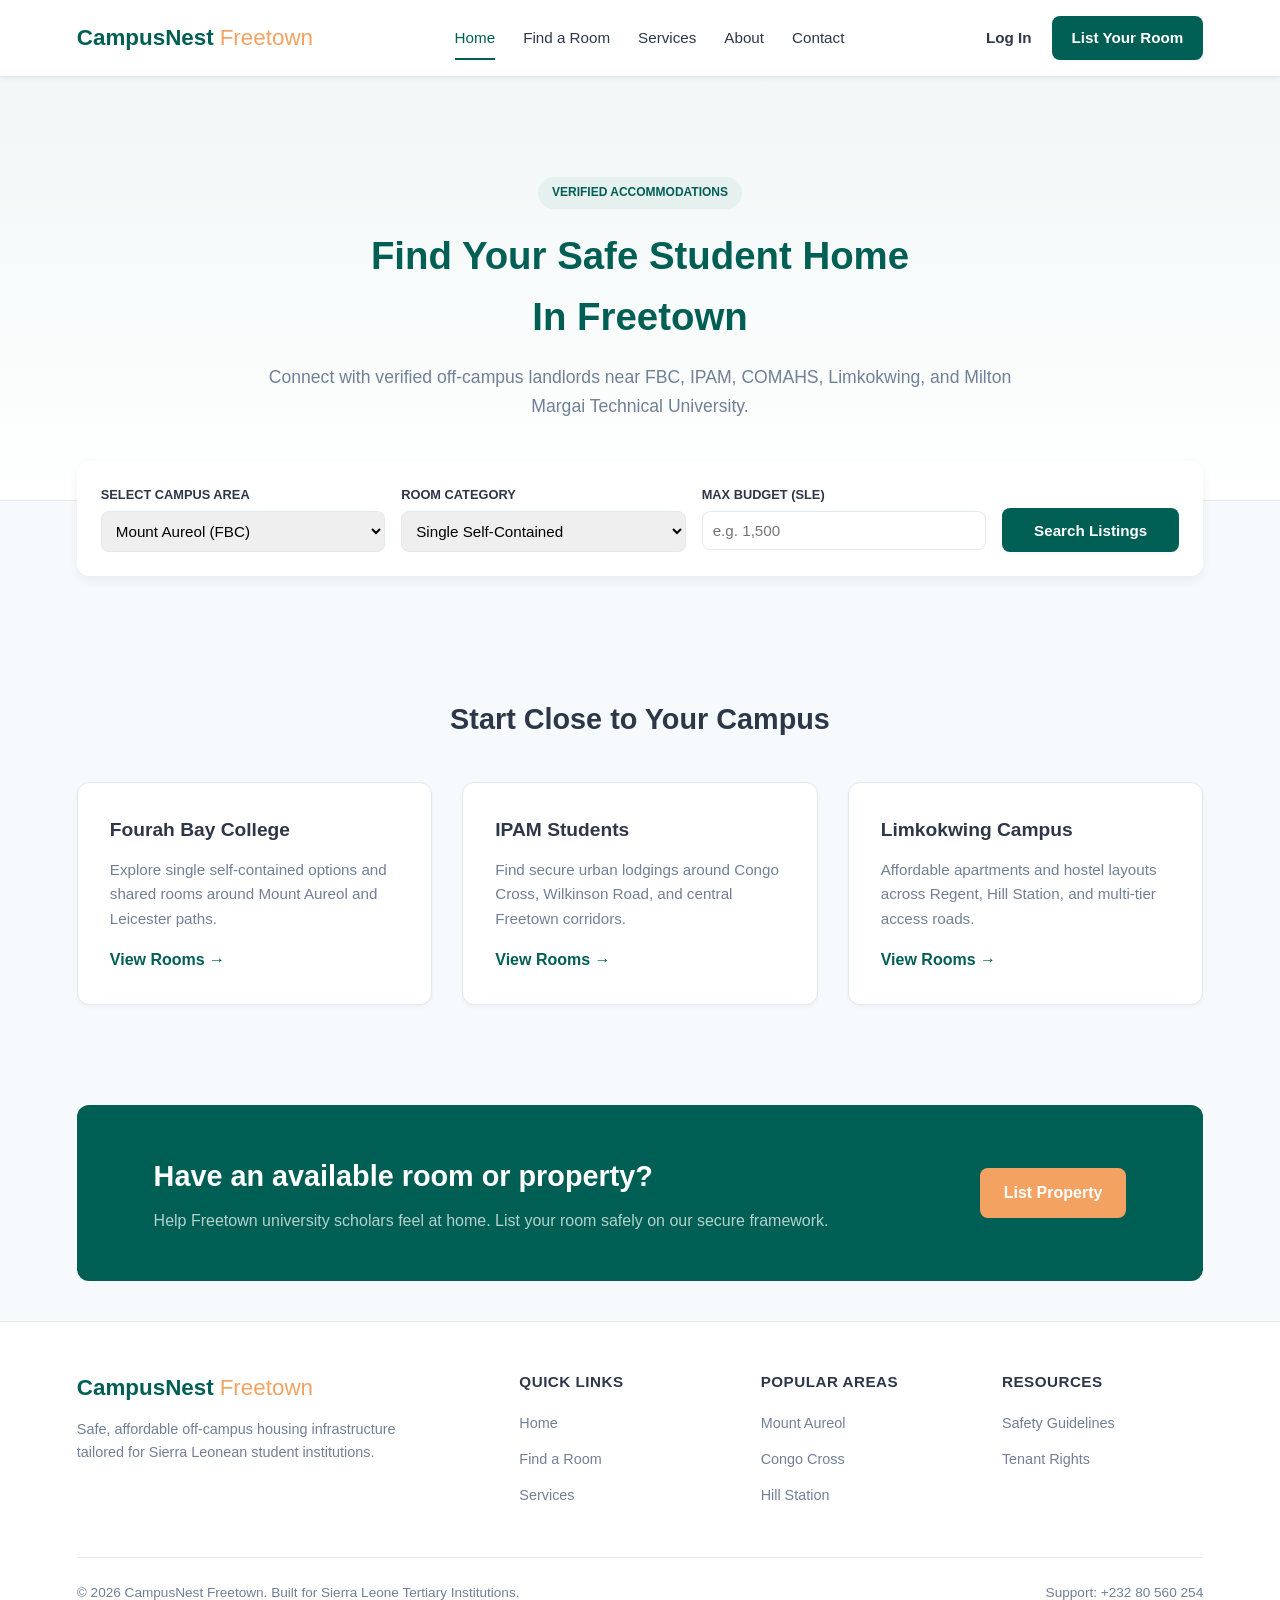
<file: index.html>
<!DOCTYPE html>
<html lang="en">
<head>
    <meta charset="UTF-8">
    <meta name="viewport" content="width=device-width, initial-scale=1.0">
    <title>CampusNest Freetown | Find Your Safe Student Home</title>
    <link rel="stylesheet" href="style.css">
</head>
<body>

    <header class="main-header">
        <div class="logo">CampusNest <span>Freetown</span></div>
        <nav class="nav-links">
            <a href="index.html" class="active">Home</a>
            <a href="rooms.html">Find a Room</a>
            <a href="services.html">Services</a>
            <a href="about.html">About</a>
            <a href="contact.html">Contact</a>
        </nav>
        <div class="auth-block">
            <a href="login.html" class="btn-text">Log In</a>
            <a href="list-room.html" class="btn-teal">List Your Room</a>
        </div>
    </header>

    <main>
        <section class="page-intro" style="padding: 100px 10% 80px 10%; background: linear-gradient(180deg, #f0f7f6 0%, #ffffff 100%);">
            <span class="badge-pill">Verified Accommodations</span>
            <h1>Find Your Safe Student Home<br>In Freetown</h1>
            <p>Connect with verified off-campus landlords near FBC, IPAM, COMAHS, Limkokwing, and Milton Margai Technical University.</p>
        </section>

        <section class="section-wrapper" style="margin-top: -60px;">
            <div class="search-filter-widget">
                <div class="filter-group">
                    <label>Select Campus Area</label>
                    <select>
                        <option>Mount Aureol (FBC)</option>
                        <option>Congo Cross (IPAM)</option>
                        <option>Kossoh Town (COMAHS)</option>
                        <option>Hill Station (Limkokwing)</option>
                    </select>
                </div>
                <div class="filter-group">
                    <label>Room Category</label>
                    <select>
                        <option>Single Self-Contained</option>
                        <option>Shared Apartment</option>
                        <option>Hostel Pod</option>
                    </select>
                </div>
                <div class="filter-group">
                    <label>Max Budget (SLE)</label>
                    <input type="number" placeholder="e.g. 1,500">
                </div>
                <div class="filter-group" style="justify-content: flex-end;">
                    <button class="btn-teal" style="height: 44px; padding: 0 32px;">Search Listings</button>
                </div>
            </div>
        </section>

        <section class="section-wrapper">
            <h2 class="section-title">Start Close to Your Campus</h2>
            <div class="cards-grid-3">
                <div class="feature-card">
                    <h3>Fourah Bay College</h3>
                    <p>Explore single self-contained options and shared rooms around Mount Aureol and Leicester paths.</p>
                    <a href="rooms.html" style="color: var(--primary-teal); font-weight: 600; display: inline-block; margin-top: 16px;">View Rooms &rarr;</a>
                </div>
                <div class="feature-card">
                    <h3>IPAM Students</h3>
                    <p>Find secure urban lodgings around Congo Cross, Wilkinson Road, and central Freetown corridors.</p>
                    <a href="rooms.html" style="color: var(--primary-teal); font-weight: 600; display: inline-block; margin-top: 16px;">View Rooms &rarr;</a>
                </div>
                <div class="feature-card">
                    <h3>Limkokwing Campus</h3>
                    <p>Affordable apartments and hostel layouts across Regent, Hill Station, and multi-tier access roads.</p>
                    <a href="rooms.html" style="color: var(--primary-teal); font-weight: 600; display: inline-block; margin-top: 16px;">View Rooms &rarr;</a>
                </div>
            </div>
        </section>

        <section class="cta-banner">
            <div>
                <h2>Have an available room or property?</h2>
                <p>Help Freetown university scholars feel at home. List your room safely on our secure framework.</p>
            </div>
            <div class="cta-actions">
                <a href="list-room.html"
   class="btn-gold"
   style="display: inline-block; text-align: center;">
    List Property
</a>
            </div>
        </section>
    </main>

    <footer class="main-footer">
        <div class="footer-grid">
            <div class="footer-brand">
                <div class="logo">CampusNest <span>Freetown</span></div>
                <p>Safe, affordable off-campus housing infrastructure tailored for Sierra Leonean student institutions.</p>
            </div>
            <div class="footer-col">
                <h4>Quick Links</h4>
                <ul>
                    <li><a href="index.html">Home</a></li>
                    <li><a href="rooms.html">Find a Room</a></li>
                    <li><a href="services.html">Services</a></li>
                </ul>
            </div>
            <div class="footer-col">
                <h4>Popular Areas</h4>
                <ul>
                    <li><a href="#">Mount Aureol</a></li>
                    <li><a href="#">Congo Cross</a></li>
                    <li><a href="#">Hill Station</a></li>
                </ul>
            </div>
            <div class="footer-col">
                <h4>Resources</h4>
                <ul>
                    <li><a href="#">Safety Guidelines</a></li>
                    <li><a href="#">Tenant Rights</a></li>
                </ul>
            </div>
        </div>
        <div class="footer-bottom">
            <p>&copy; 2026 CampusNest Freetown. Built for Sierra Leone Tertiary Institutions.</p>
            <p>Support: +232 80 560 254</p>
        </div>
    </footer>

</body>
</html>
</file>
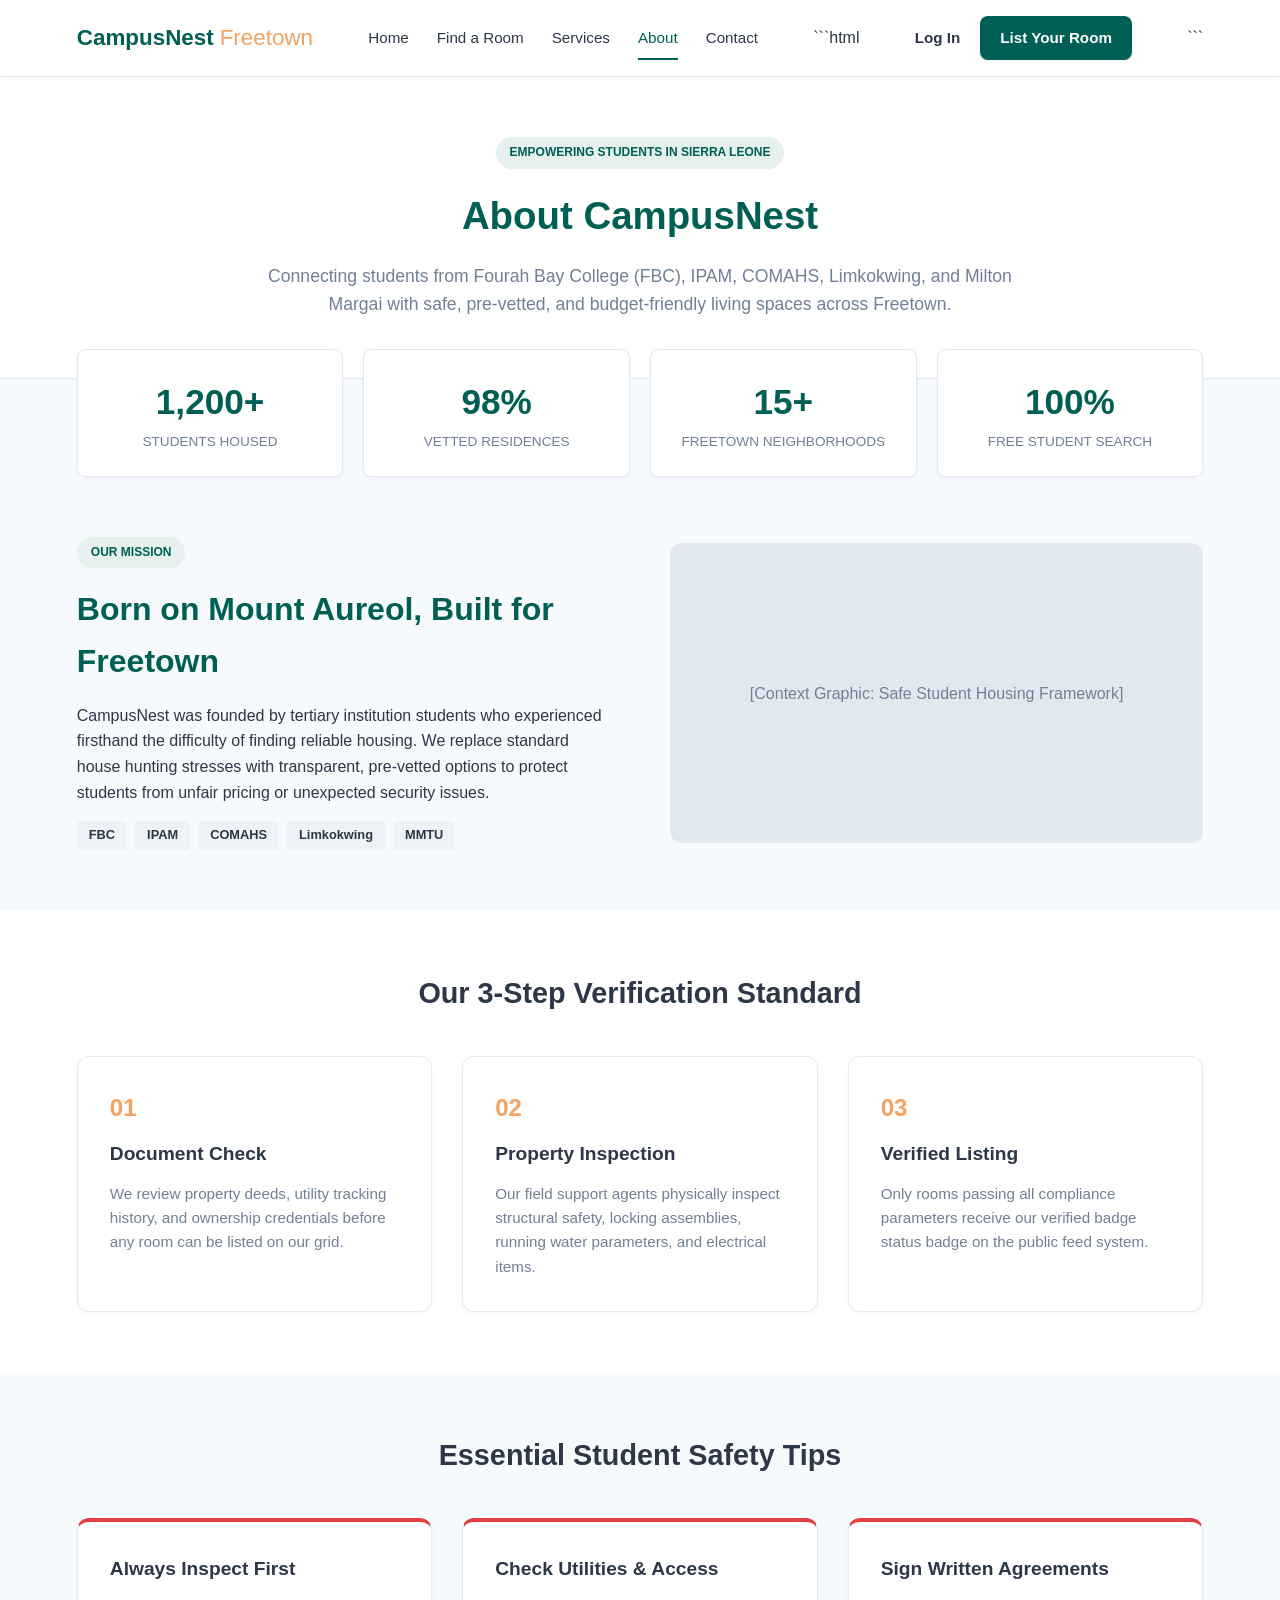
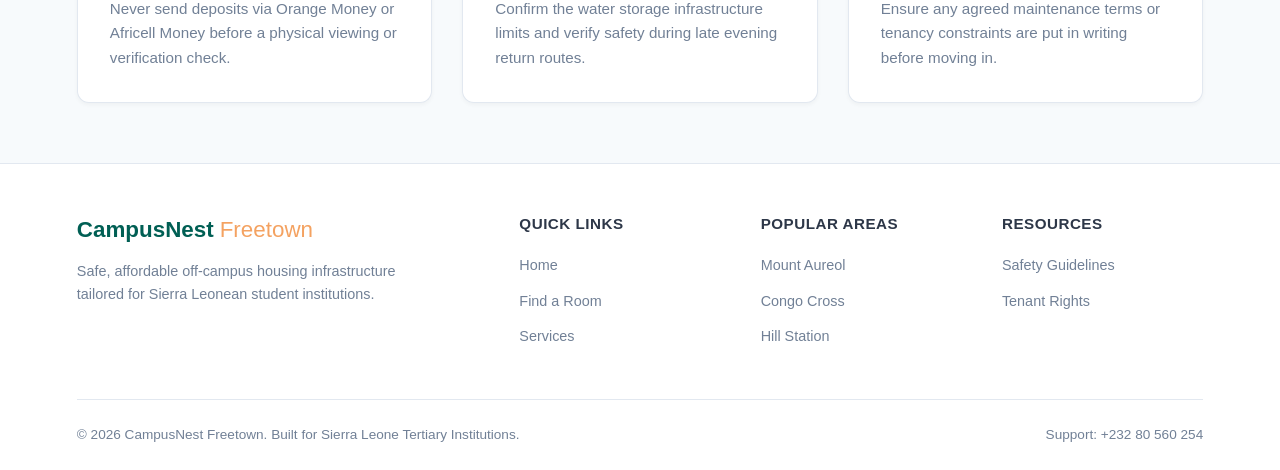
<file: about.html>
<!DOCTYPE html>
<html lang="en">
<head>
    <meta charset="UTF-8">
    <meta name="viewport" content="width=device-width, initial-scale=1.0">
    <title>About Us | CampusNest Freetown</title>
    <link rel="stylesheet" href="style.css">
</head>
<body>

    <header class="main-header">
        <div class="logo">CampusNest <span>Freetown</span></div>
        <nav class="nav-links">
            <a href="index.html">Home</a>
            <a href="rooms.html">Find a Room</a>
            <a href="services.html">Services</a>
            <a href="about.html" class="active">About</a>
            <a href="contact.html">Contact</a>
        </nav>
        ```html
<div class="auth-block">
    <a href="login.html" class="btn-text">Log In</a>
    <a href="list-room.html" class="btn-teal">List Your Room</a>
</div>
```

    </header>

    <main>
        <section class="page-intro">
            <span class="badge-pill">Empowering Students In Sierra Leone</span>
            <h1>About CampusNest</h1>
            <p>Connecting students from Fourah Bay College (FBC), IPAM, COMAHS, Limkokwing, and Milton Margai with safe, pre-vetted, and budget-friendly living spaces across Freetown.</p>
        </section>

        <div class="metrics-strip">
            <div class="metric-card"><h3>1,200+</h3><p>Students Housed</p></div>
            <div class="metric-card"><h3>98%</h3><p>Vetted Residences</p></div>
            <div class="metric-card"><h3>15+</h3><p>Freetown Neighborhoods</p></div>
            <div class="metric-card"><h3>100%</h3><p>Free Student Search</p></div>
        </div>

        <section class="section-wrapper split-content">
            <div class="content-block">
                <span class="badge-pill">Our Mission</span>
                <h2>Born on Mount Aureol, Built for Freetown</h2>
                <p>CampusNest was founded by tertiary institution students who experienced firsthand the difficulty of finding reliable housing. We replace standard house hunting stresses with transparent, pre-vetted options to protect students from unfair pricing or unexpected security issues.</p>
                <div class="institution-tags">
                    <span class="tag">FBC</span><span class="tag">IPAM</span><span class="tag">COMAHS</span><span class="tag">Limkokwing</span><span class="tag">MMTU</span>
                </div>
            </div>
            <div class="content-block" style="background: #e2e8f0; height: 300px; border-radius: var(--radius-lg); display: flex; align-items: center; justify-content: center; color: var(--text-muted);">
                [Context Graphic: Safe Student Housing Framework]
            </div>
        </section>

        <section class="section-wrapper" style="background-color: var(--bg-white);">
            <h2 class="section-title">Our 3-Step Verification Standard</h2>
            <div class="cards-grid-3">
                <div class="feature-card">
                    <div class="card-num">01</div>
                    <h3>Document Check</h3>
                    <p>We review property deeds, utility tracking history, and ownership credentials before any room can be listed on our grid.</p>
                </div>
                <div class="feature-card">
                    <div class="card-num">02</div>
                    <h3>Property Inspection</h3>
                    <p>Our field support agents physically inspect structural safety, locking assemblies, running water parameters, and electrical items.</p>
                </div>
                <div class="feature-card">
                    <div class="card-num">03</div>
                    <h3>Verified Listing</h3>
                    <p>Only rooms passing all compliance parameters receive our verified badge status badge on the public feed system.</p>
                </div>
            </div>
        </section>

        <section class="section-wrapper">
            <h2 class="section-title">Essential Student Safety Tips</h2>
            <div class="cards-grid-3">
                <div class="feature-card" style="border-top: 4px solid #e53e3e;">
                    <h3>Always Inspect First</h3>
                    <p>Never send deposits via Orange Money or Africell Money before a physical viewing or verification check.</p>
                </div>
                <div class="feature-card" style="border-top: 4px solid #e53e3e;">
                    <h3>Check Utilities & Access</h3>
                    <p>Confirm the water storage infrastructure limits and verify safety during late evening return routes.</p>
                </div>
                <div class="feature-card" style="border-top: 4px solid #e53e3e;">
                    <h3>Sign Written Agreements</h3>
                    <p>Ensure any agreed maintenance terms or tenancy constraints are put in writing before moving in.</p>
                </div>
            </div>
        </section>
    </main>

    <footer class="main-footer">
        <div class="footer-grid">
            <div class="footer-brand">
                <div class="logo">CampusNest <span>Freetown</span></div>
                <p>Safe, affordable off-campus housing infrastructure tailored for Sierra Leonean student institutions.</p>
            </div>
            <div class="footer-col">
                <h4>Quick Links</h4>
                <ul>
                    <li><a href="index.html">Home</a></li>
                    <li><a href="rooms.html">Find a Room</a></li>
                    <li><a href="services.html">Services</a></li>
                </ul>
            </div>
            <div class="footer-col">
                <h4>Popular Areas</h4>
                <ul>
                    <li><a href="#">Mount Aureol</a></li>
                    <li><a href="#">Congo Cross</a></li>
                    <li><a href="#">Hill Station</a></li>
                </ul>
            </div>
            <div class="footer-col">
                <h4>Resources</h4>
                <ul>
                    <li><a href="#">Safety Guidelines</a></li>
                    <li><a href="#">Tenant Rights</a></li>
                </ul>
            </div>
        </div>
        <div class="footer-bottom">
            <p>&copy; 2026 CampusNest Freetown. Built for Sierra Leone Tertiary Institutions.</p>
            <p>Support: +232 80 560 254</p>
        </div>
    </footer>

</body>
</html>
</file>
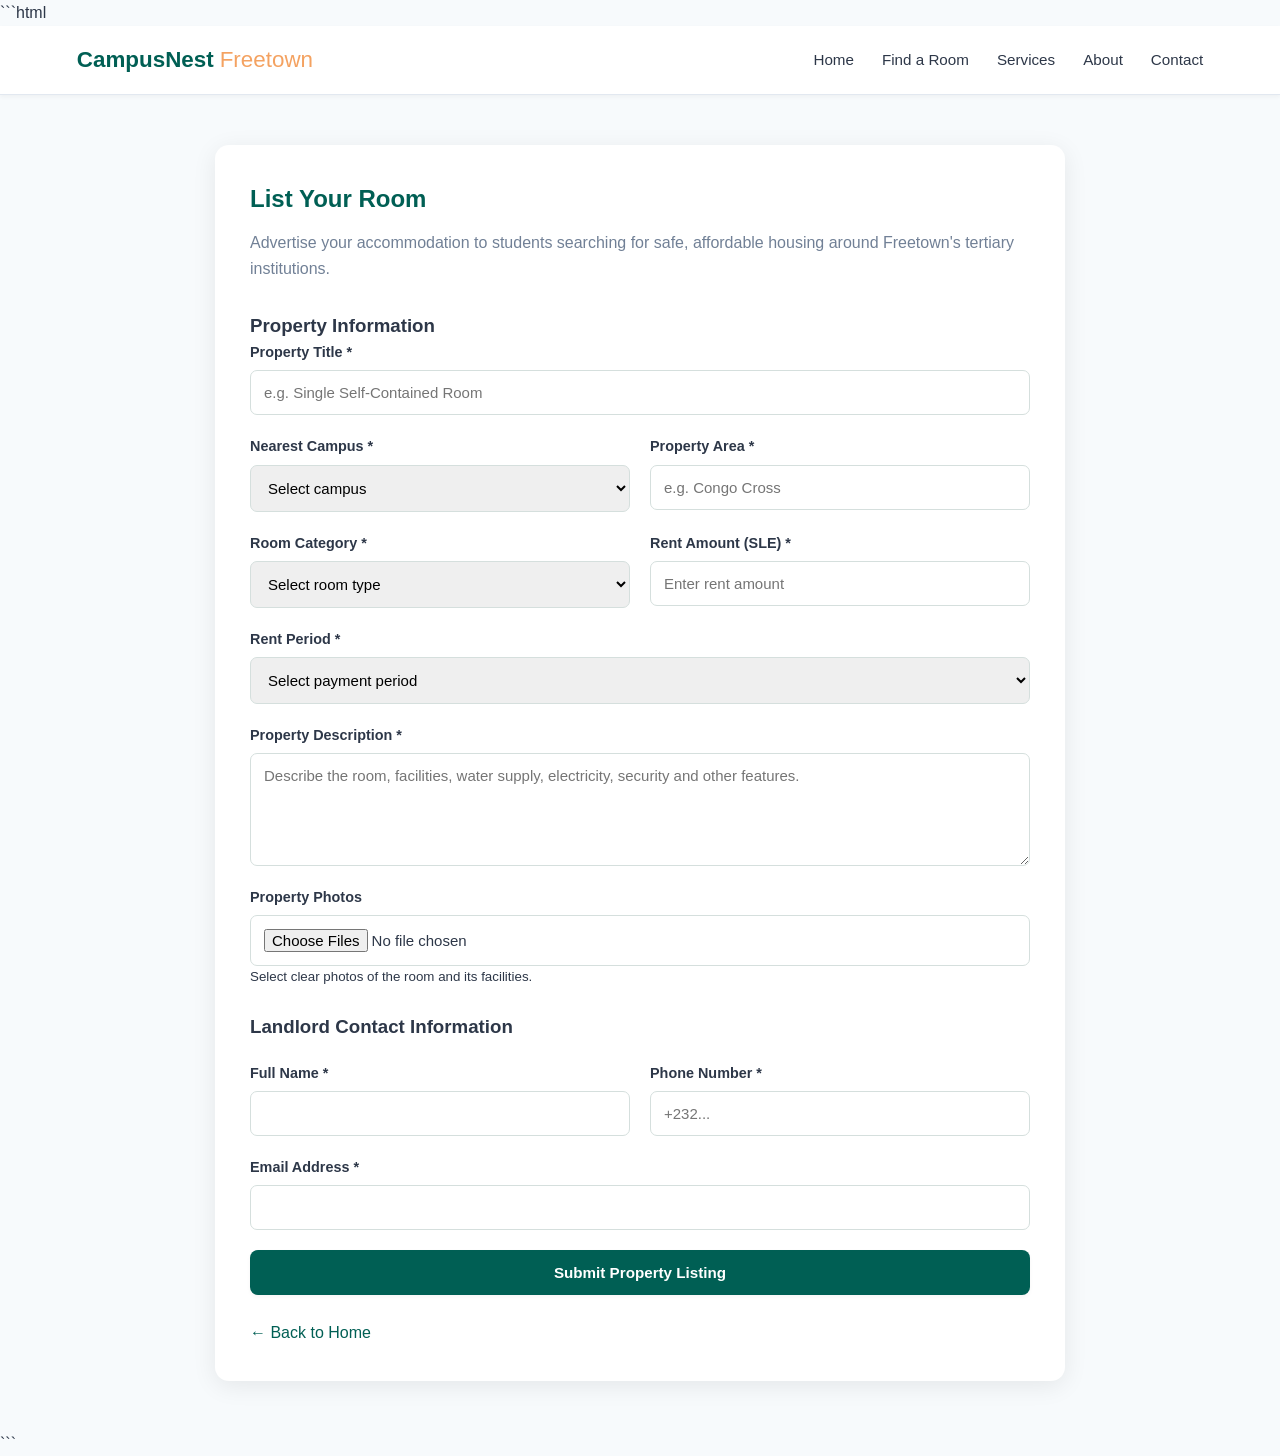
<file: list-room.html>
```html
<!DOCTYPE html>
<html lang="en">
<head>
    <meta charset="UTF-8">
    <meta name="viewport" content="width=device-width, initial-scale=1.0">

    <title>List Your Room | CampusNest Freetown</title>

    <link rel="stylesheet" href="style.css">

    <style>
        .listing-container {
            max-width: 850px;
            margin: 50px auto;
            padding: 35px;
            background: white;
            border-radius: 14px;
            box-shadow: 0 5px 25px rgba(0,0,0,0.08);
        }

        .listing-container h1 {
            color: var(--primary-teal);
            margin-bottom: 12px;
        }

        .listing-container .intro {
            color: var(--text-muted);
            margin-bottom: 30px;
        }

        .listing-container input,
        .listing-container select,
        .listing-container textarea {
            width: 100%;
            padding: 13px;
            border: 1px solid #d5dfdd;
            border-radius: 7px;
            font-size: 15px;
            font-family: inherit;
        }

        .listing-container textarea {
            resize: vertical;
        }

        .listing-container .form-group {
            margin-bottom: 20px;
        }

        .listing-container .btn-teal {
            width: 100%;
            border: none;
            padding: 14px;
            cursor: pointer;
        }

        .listing-container .form-row {
            display: grid;
            grid-template-columns: 1fr 1fr;
            gap: 20px;
        }

        .listing-message {
            display: none;
            margin-top: 20px;
            padding: 15px;
            border-radius: 7px;
        }

        @media (max-width: 600px) {
            .listing-container {
                margin: 25px 15px;
                padding: 22px;
            }

            .listing-container .form-row {
                grid-template-columns: 1fr;
                gap: 0;
            }
        }
    </style>
</head>

<body>

<header class="main-header">
    <div class="logo">CampusNest <span>Freetown</span></div>

    <nav class="nav-links">
        <a href="index.html">Home</a>
        <a href="rooms.html">Find a Room</a>
        <a href="services.html">Services</a>
        <a href="about.html">About</a>
        <a href="contact.html">Contact</a>
    </nav>
</header>

<main>

    <section class="listing-container">

        <h1>List Your Room</h1>

        <p class="intro">
            Advertise your accommodation to students searching for safe,
            affordable housing around Freetown's tertiary institutions.
        </p>

        <form id="listingForm">

            <h3>Property Information</h3>

            <div class="form-group">
                <label for="propertyTitle">Property Title *</label>
                <input
                    type="text"
                    id="propertyTitle"
                    name="propertyTitle"
                    placeholder="e.g. Single Self-Contained Room"
                    required
                >
            </div>

            <div class="form-row">

                <div class="form-group">
                    <label for="campus">Nearest Campus *</label>

                    <select id="campus" name="campus" required>
                        <option value="">Select campus</option>
                        <option value="Fourah Bay College">Fourah Bay College</option>
                        <option value="IPAM">IPAM</option>
                        <option value="COMAHS">COMAHS</option>
                        <option value="Limkokwing">Limkokwing University</option>
                        <option value="Milton Margai Technical University">
                            Milton Margai Technical University
                        </option>
                        <option value="Other">Other</option>
                    </select>
                </div>

                <div class="form-group">
                    <label for="area">Property Area *</label>

                    <input
                        type="text"
                        id="area"
                        name="area"
                        placeholder="e.g. Congo Cross"
                        required
                    >
                </div>

            </div>

            <div class="form-row">

                <div class="form-group">
                    <label for="roomType">Room Category *</label>

                    <select id="roomType" name="roomType" required>
                        <option value="">Select room type</option>
                        <option value="Single Self-Contained">
                            Single Self-Contained
                        </option>
                        <option value="Shared Apartment">
                            Shared Apartment
                        </option>
                        <option value="Hostel Pod">Hostel Pod</option>
                        <option value="Room in Shared House">
                            Room in Shared House
                        </option>
                    </select>
                </div>

                <div class="form-group">
                    <label for="price">Rent Amount (SLE) *</label>

                    <input
                        type="number"
                        id="price"
                        name="price"
                        min="1"
                        step="0.01"
                        placeholder="Enter rent amount"
                        required
                    >
                </div>

            </div>

            <div class="form-group">
                <label for="rentPeriod">Rent Period *</label>

                <select id="rentPeriod" name="rentPeriod" required>
                    <option value="">Select payment period</option>
                    <option value="Monthly">Monthly</option>
                    <option value="Six months">Six months</option>
                    <option value="Yearly">Yearly</option>
                </select>
            </div>

            <div class="form-group">
                <label for="description">Property Description *</label>

                <textarea
                    id="description"
                    name="description"
                    rows="5"
                    placeholder="Describe the room, facilities, water supply, electricity, security and other features."
                    required
                ></textarea>
            </div>

            <div class="form-group">
                <label for="photos">Property Photos</label>

                <input
                    type="file"
                    id="photos"
                    name="photos"
                    accept="image/*"
                    multiple
                >

                <small>
                    Select clear photos of the room and its facilities.
                </small>
            </div>

            <h3 style="margin: 25px 0 20px;">
                Landlord Contact Information
            </h3>

            <div class="form-row">

                <div class="form-group">
                    <label for="landlordName">Full Name *</label>

                    <input
                        type="text"
                        id="landlordName"
                        name="landlordName"
                        autocomplete="name"
                        required
                    >
                </div>

                <div class="form-group">
                    <label for="landlordPhone">Phone Number *</label>

                    <input
                        type="tel"
                        id="landlordPhone"
                        name="landlordPhone"
                        placeholder="+232..."
                        autocomplete="tel"
                        required
                    >
                </div>

            </div>

            <div class="form-group">
                <label for="landlordEmail">Email Address *</label>

                <input
                    type="email"
                    id="landlordEmail"
                    name="landlordEmail"
                    autocomplete="email"
                    required
                >
            </div>

            <button type="submit" class="btn-teal">
                Submit Property Listing
            </button>

            <div id="listingMessage"
                 class="listing-message"
                 role="status"
                 aria-live="polite">
            </div>

        </form>

        <p style="margin-top: 25px;">
            <a href="index.html"
               style="color: var(--primary-teal);">
                &larr; Back to Home
            </a>
        </p>

    </section>

</main>

<script>
document.getElementById("listingForm").addEventListener("submit", function(event) {
    event.preventDefault();

    const message = document.getElementById("listingMessage");

    message.style.display = "block";
    message.style.background = "#fff4e5";
    message.style.color = "#8a5700";

    message.textContent =
        "The property form is ready, but submission is not connected to a server yet. Your listing and photos have not been saved.";

});
</script>

</body>
</html>
```
</file>
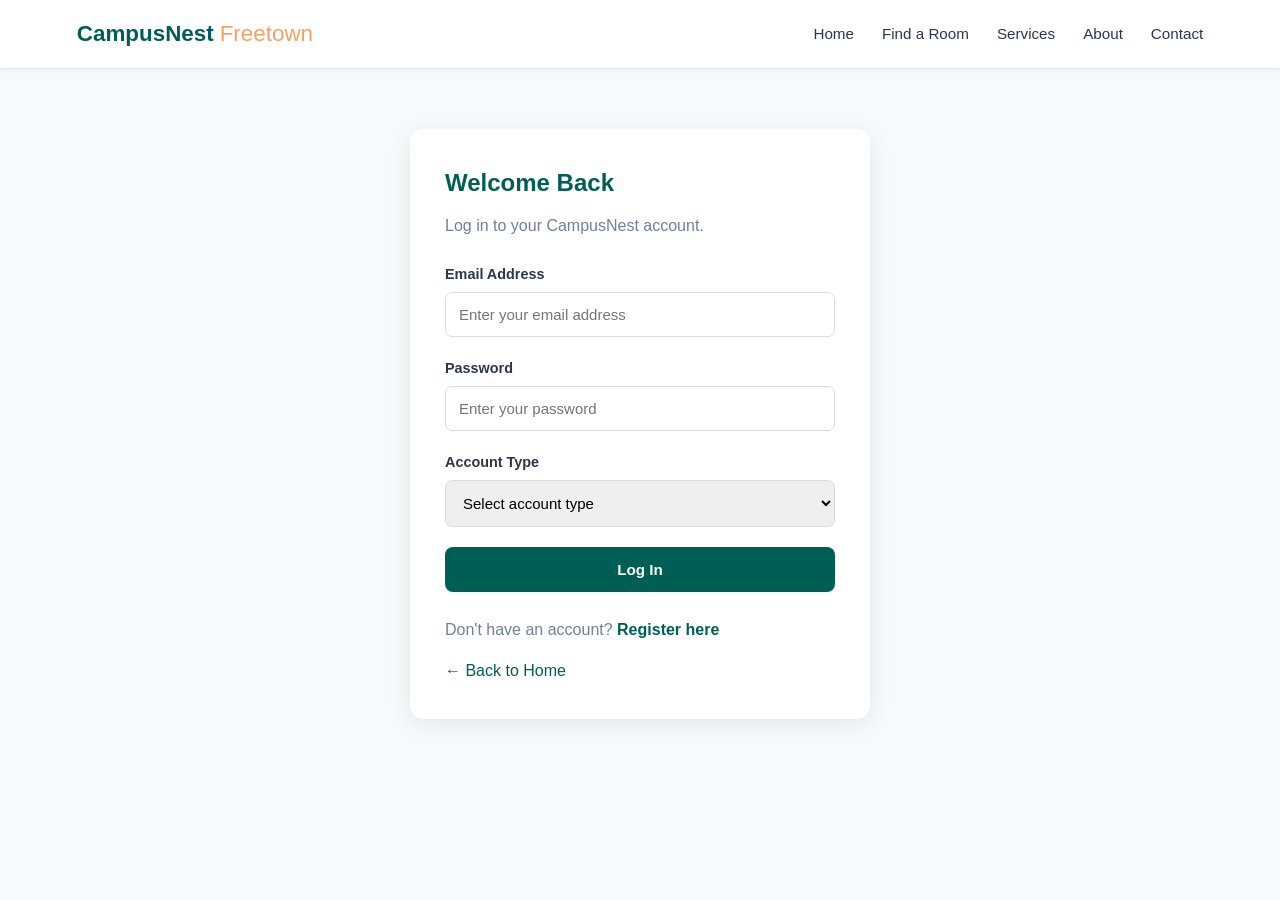
<file: login.html>
<!DOCTYPE html>
<html lang="en">
<head>
    <meta charset="UTF-8">
    <meta name="viewport" content="width=device-width, initial-scale=1.0">

    <title>Login | CampusNest Freetown</title>

    <link rel="stylesheet" href="style.css">

    <style>
        .auth-container {
            max-width: 460px;
            margin: 60px auto;
            padding: 35px;
            background: white;
            border-radius: 14px;
            box-shadow: 0 5px 25px rgba(0, 0, 0, 0.08);
        }

        .auth-container h1 {
            color: var(--primary-teal);
            margin-bottom: 10px;
        }

        .auth-container > p {
            color: var(--text-muted);
            margin-bottom: 25px;
        }

        .auth-container input,
        .auth-container select {
            width: 100%;
            padding: 13px;
            border: 1px solid #d5dfdd;
            border-radius: 7px;
            font-size: 15px;
            box-sizing: border-box;
        }

        .auth-container .form-group {
            margin-bottom: 20px;
        }

        .auth-container .btn-teal {
            width: 100%;
            border: none;
            cursor: pointer;
            padding: 14px;
        }

        .auth-message {
            margin-top: 18px;
            padding: 12px;
            border-radius: 6px;
            display: none;
        }

        @media (max-width: 600px) {
            .auth-container {
                margin: 30px 16px;
                padding: 25px;
            }
        }
    </style>
</head>

<body>

<header class="main-header">
    <div class="logo">CampusNest <span>Freetown</span></div>

    <nav class="nav-links">
        <a href="index.html">Home</a>
        <a href="rooms.html">Find a Room</a>
        <a href="services.html">Services</a>
        <a href="about.html">About</a>
        <a href="contact.html">Contact</a>
    </nav>
</header>

<main>
    <section class="auth-container">

        <h1>Welcome Back</h1>

        <p>Log in to your CampusNest account.</p>

        <form id="loginForm">

            <div class="form-group">
                <label for="email">Email Address</label>

                <input
                    type="email"
                    id="email"
                    name="email"
                    placeholder="Enter your email address"
                    autocomplete="username"
                    required
                >
            </div>

            <div class="form-group">
                <label for="password">Password</label>

                <input
                    type="password"
                    id="password"
                    name="password"
                    placeholder="Enter your password"
                    autocomplete="current-password"
                    required
                >
            </div>

            <div class="form-group">
                <label for="role">Account Type</label>

                <select id="role" name="role" required>
                    <option value="">Select account type</option>
                    <option value="student">Student / Tenant</option>
                    <option value="landlord">Landlord / Property Owner</option>
                </select>
            </div>

            <button type="submit" class="btn-teal">
                Log In
            </button>

            <div
                id="loginMessage"
                class="auth-message"
                role="status"
                aria-live="polite">
            </div>

        </form>

        <p style="margin-top: 25px; margin-bottom: 0;">
            Don't have an account?

            <a
                href="register.html"
                style="color: var(--primary-teal); font-weight: 600;">
                Register here
            </a>
        </p>

        <p style="margin-top: 15px; margin-bottom: 0;">
            <a
                href="index.html"
                style="color: var(--primary-teal);">
                &larr; Back to Home
            </a>
        </p>

    </section>
</main>

<script>
document.addEventListener("DOMContentLoaded", function () {

    const loginForm = document.getElementById("loginForm");
    const message = document.getElementById("loginMessage");

    loginForm.addEventListener("submit", function (event) {

        // Prevent the page from refreshing.
        event.preventDefault();

        const email = document.getElementById("email")
            .value.trim().toLowerCase();

        const password = document.getElementById("password").value;

        const role = document.getElementById("role").value;

        message.style.display = "block";

        // Read registered accounts from browser storage.
        let users;

        try {
            users = JSON.parse(
                localStorage.getItem("campusnestUsers") || "[]"
            );

            if (!Array.isArray(users)) {
                users = [];
            }

        } catch (error) {
            message.style.background = "#fde8e8";
            message.style.color = "#b91c1c";
            message.textContent =
                "There is a problem reading your saved accounts.";
            return;
        }

        // Find an account matching all three login details.
        const user = users.find(function (account) {
            return (
                account.email &&
                account.email.trim().toLowerCase() === email &&
                account.password === password &&
                account.role === role
            );
        });

        // Show an error if the details do not match.
        if (!user) {

            message.style.background = "#fde8e8";
            message.style.color = "#b91c1c";

            message.textContent =
                "Login failed. Check your email, password, and account type. If you have not registered on this browser, please register first.";

            return;
        }

        // Save the current user's profile without their password.
        localStorage.setItem(
            "campusnestCurrentUser",
            JSON.stringify({
                fullName: user.fullName,
                email: user.email,
                role: user.role,
                phone: user.phone,
                institution: user.institution
            })
        );

        message.style.background = "#d1fae5";
        message.style.color = "#065f46";
        message.textContent = "Login successful! Redirecting...";

        // Redirect according to the account type.
        setTimeout(function () {

            if (user.role === "landlord") {
                window.location.href = "list-room.html";
            } else {
                window.location.href = "rooms.html";
            }

        }, 1000);

    });

});
</script>

</body>
</html>
</file>
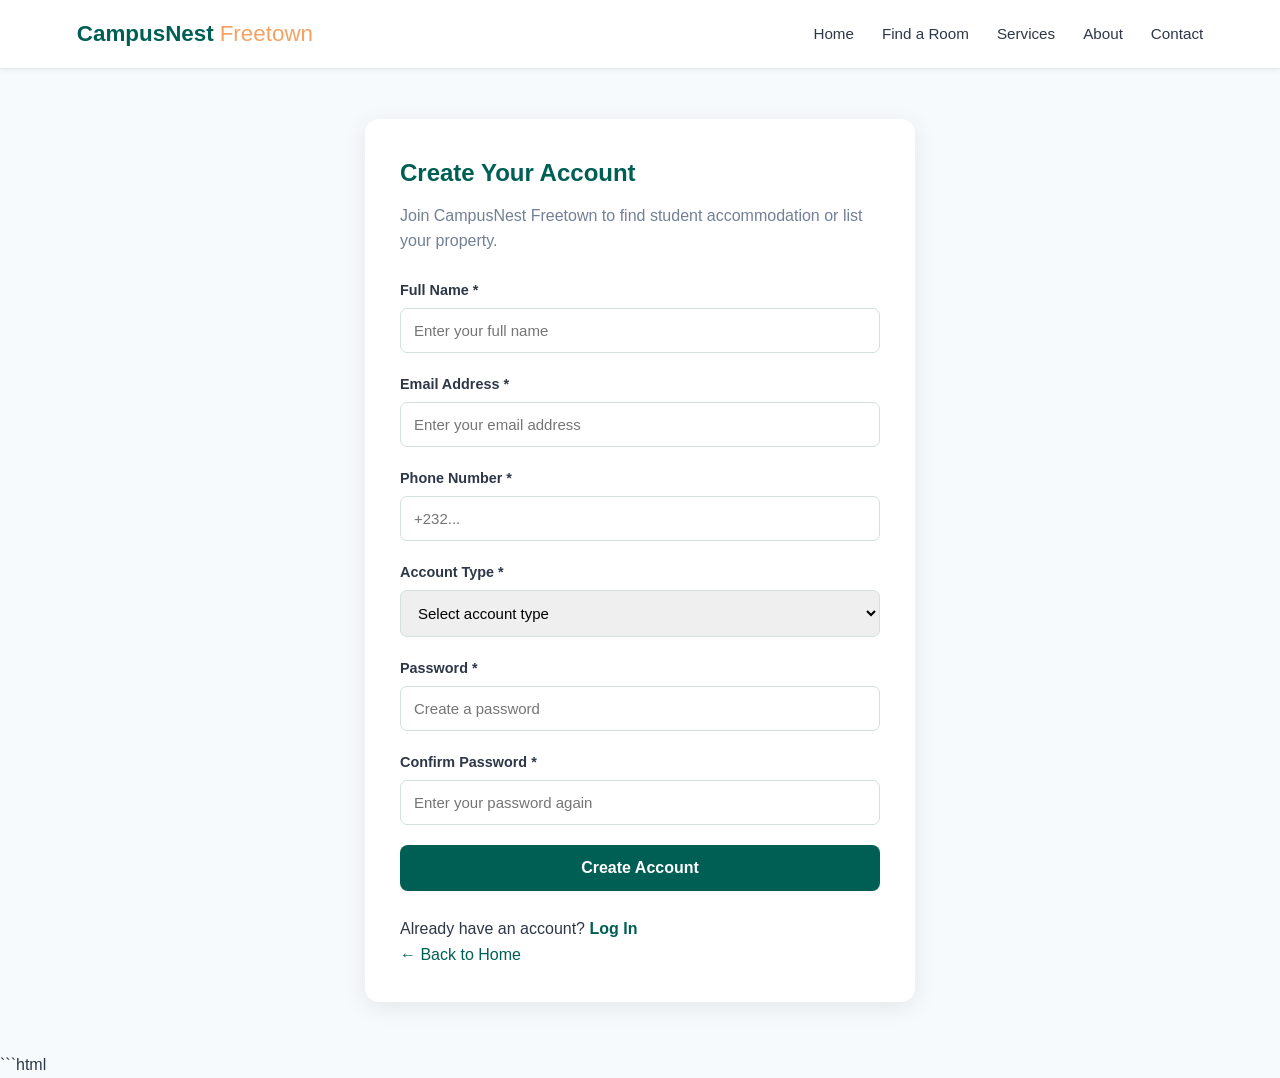
<file: register.html>
<!DOCTYPE html>
<html lang="en">
<head>
    <meta charset="UTF-8">
    <meta name="viewport" content="width=device-width, initial-scale=1.0">

    <title>Create Account | CampusNest Freetown</title>

    <link rel="stylesheet" href="style.css">

    <style>
        .register-container {
            max-width: 550px;
            margin: 50px auto;
            padding: 35px;
            background: #ffffff;
            border-radius: 14px;
            box-shadow: 0 5px 25px rgba(0, 0, 0, 0.08);
        }

        .register-container h1 {
            color: var(--primary-teal);
            margin-bottom: 10px;
        }

        .register-intro {
            color: var(--text-muted);
            margin-bottom: 25px;
        }

        .register-container .form-group {
            margin-bottom: 20px;
        }

        .register-container input,
        .register-container select {
            width: 100%;
            padding: 13px;
            border: 1px solid #d5dfdd;
            border-radius: 7px;
            font-size: 15px;
            box-sizing: border-box;
        }

        .register-container .btn-teal {
            width: 100%;
            padding: 14px;
            border: none;
            cursor: pointer;
            font-size: 16px;
        }

        .register-message {
            display: none;
            margin-top: 18px;
            padding: 14px;
            border-radius: 7px;
            line-height: 1.5;
        }

        @media (max-width: 600px) {
            .register-container {
                margin: 25px 15px;
                padding: 25px;
            }
        }
    </style>
</head>

<body>

<header class="main-header">

    <div class="logo">
        CampusNest <span>Freetown</span>
    </div>

    <nav class="nav-links">
        <a href="index.html">Home</a>
        <a href="rooms.html">Find a Room</a>
        <a href="services.html">Services</a>
        <a href="about.html">About</a>
        <a href="contact.html">Contact</a>
    </nav>

</header>

<main>

    <section class="register-container">

        <h1>Create Your Account</h1>

        <p class="register-intro">
            Join CampusNest Freetown to find student accommodation
            or list your property.
        </p>

        <form id="registerForm">

            <div class="form-group">
                <label for="fullName">Full Name *</label>

                <input
                    type="text"
                    id="fullName"
                    name="fullName"
                    placeholder="Enter your full name"
                    autocomplete="name"
                    required
                >
            </div>

            <div class="form-group">
                <label for="email">Email Address *</label>

                <input
                    type="email"
                    id="email"
                    name="email"
                    placeholder="Enter your email address"
                    autocomplete="email"
                    required
                >
            </div>

            <div class="form-group">
                <label for="phone">Phone Number *</label>

                <input
                    type="tel"
                    id="phone"
                    name="phone"
                    placeholder="+232..."
                    autocomplete="tel"
                    required
                >
            </div>

            <div class="form-group">
                <label for="accountType">Account Type *</label>

                <select id="accountType" name="accountType" required>
                    <option value="">Select account type</option>
                    <option value="student">Student / Tenant</option>
                    <option value="landlord">Landlord / Property Owner</option>
                </select>
            </div>

            <div class="form-group" id="institutionGroup">
                <label for="institution">University / Institution</label>

                <select id="institution" name="institution">
                    <option value="">Select your institution</option>
                    <option value="Fourah Bay College">Fourah Bay College</option>
                    <option value="IPAM">IPAM</option>
                    <option value="COMAHS">COMAHS</option>
                    <option value="Limkokwing University">
                        Limkokwing University
                    </option>
                    <option value="Milton Margai Technical University">
                        Milton Margai Technical University
                    </option>
                    <option value="Other">Other</option>
                </select>
            </div>

            <div class="form-group">
                <label for="password">Password *</label>

                <input
                    type="password"
                    id="password"
                    name="password"
                    placeholder="Create a password"
                    minlength="8"
                    autocomplete="new-password"
                    required
                >
            </div>

            <div class="form-group">
                <label for="confirmPassword">Confirm Password *</label>

                <input
                    type="password"
                    id="confirmPassword"
                    name="confirmPassword"
                    placeholder="Enter your password again"
                    minlength="8"
                    autocomplete="new-password"
                    required
                >
            </div>

            <button type="submit" class="btn-teal">
                Create Account
            </button>

            <div
                id="registerMessage"
                class="register-message"
                role="status"
                aria-live="polite">
            </div>

        </form>

        <p style="margin-top: 25px;">
            Already have an account?
            <a
                href="login.html"
                style="color: var(--primary-teal); font-weight: 600;">
                Log In
            </a>
        </p>

        <p>
            <a href="index.html" style="color: var(--primary-teal);">
                &larr; Back to Home
            </a>
        </p>

    </section>
```html
<script>
const accountType = document.getElementById("accountType");
const institution = document.getElementById("institution");
const institutionGroup = document.getElementById("institutionGroup");

function updateInstitutionField() {
    const isStudent = accountType.value === "student";

    institutionGroup.style.display = isStudent ? "block" : "none";
    institution.required = isStudent;

    if (!isStudent) {
        institution.value = "";
    }
}

accountType.addEventListener("change", updateInstitutionField);
updateInstitutionField();

document.getElementById("registerForm").addEventListener("submit", function(event) {
    event.preventDefault();

    const fullName = document.getElementById("fullName").value.trim();
    const email = document.getElementById("email").value.trim().toLowerCase();
    const phone = document.getElementById("phone").value.trim();
    const role = accountType.value;
    const school = institution.value;
    const password = document.getElementById("password").value;
    const confirmPassword = document.getElementById("confirmPassword").value;
    const message = document.getElementById("registerMessage");

    message.style.display = "block";

    if (password !== confirmPassword) {
        message.style.background = "#fde8e8";
        message.style.color = "#b91c1c";
        message.textContent = "Your passwords do not match.";
        return;
    }

    if (password.length < 8) {
        message.style.background = "#fde8e8";
        message.style.color = "#b91c1c";
        message.textContent = "Your password must contain at least 8 characters.";
        return;
    }

    let users = JSON.parse(localStorage.getItem("campusnestUsers") || "[]");

    const existingUser = users.find(user => user.email === email);

    if (existingUser) {
        message.style.background = "#fde8e8";
        message.style.color = "#b91c1c";
        message.textContent = "An account with this email already exists. Please log in.";
        return;
    }

    const newUser = {
        fullName: fullName,
        email: email,
        phone: phone,
        role: role,
        institution: school,
        password: password
    };

    users.push(newUser);

    localStorage.setItem("campusnestUsers", JSON.stringify(users));

    message.style.background = "#d1fae5";
    message.style.color = "#065f46";
    message.textContent = "Registration successful! Redirecting to login...";

    setTimeout(function() {
        window.location.href = "login.html";
    }, 1500);
});
</script>


</main>



</body>
</html>
</file>
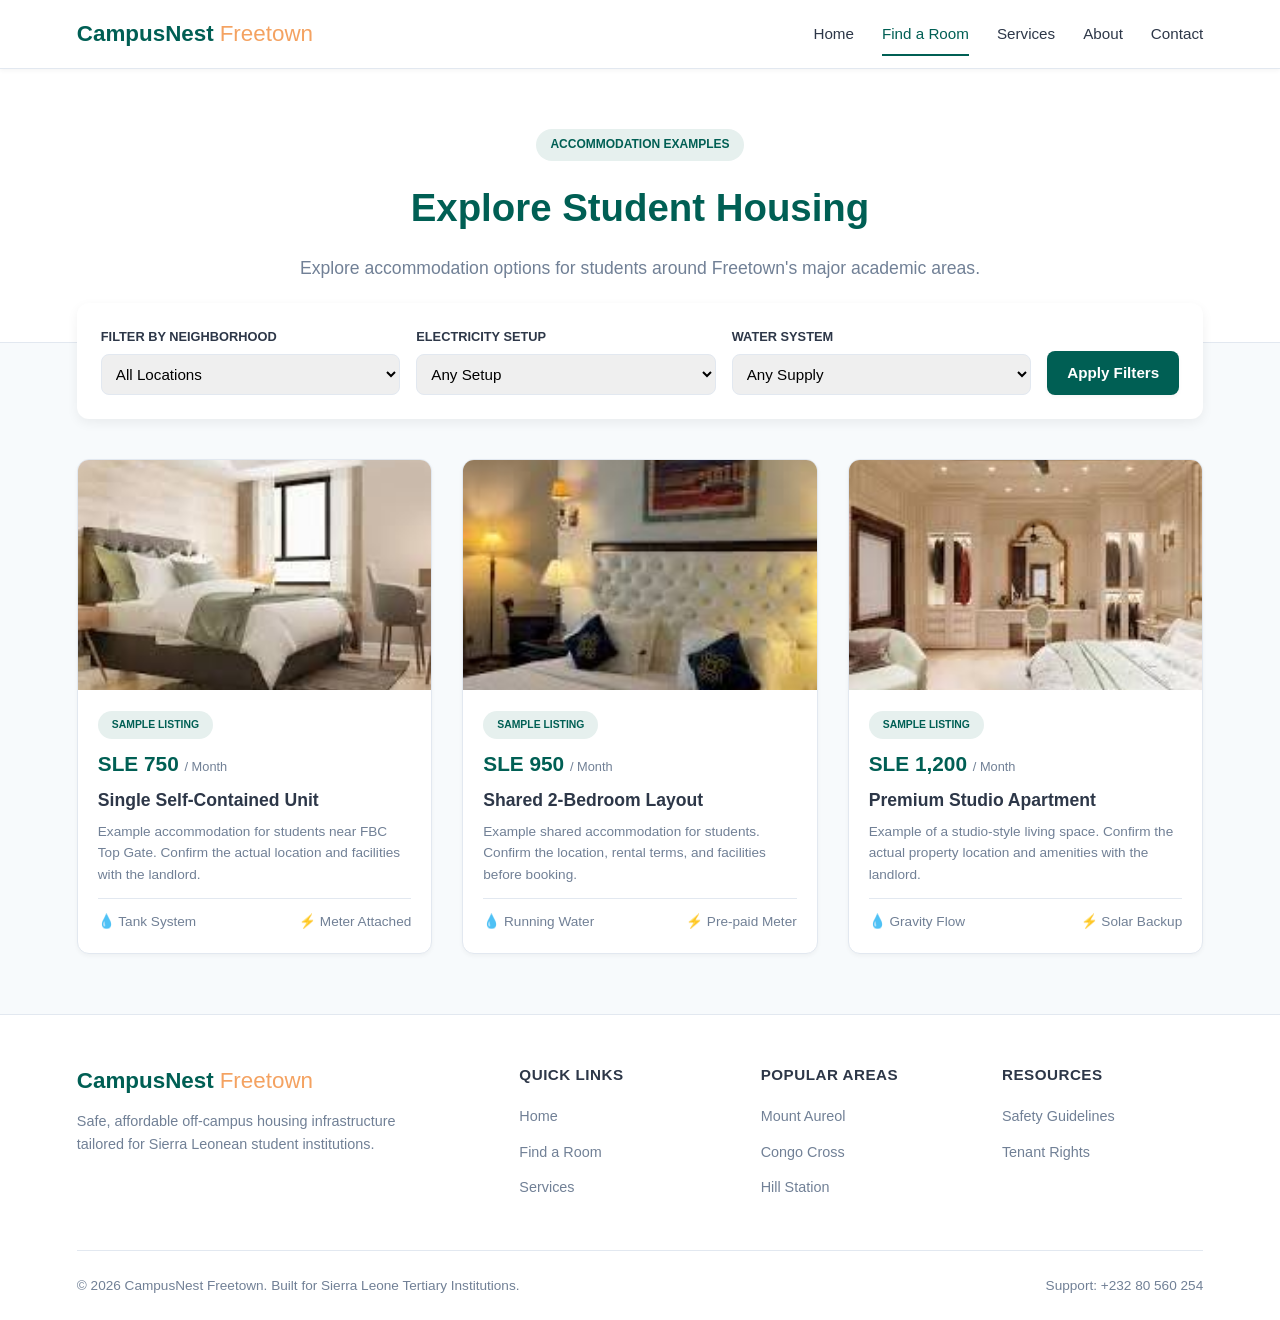
<file: rooms.html>
<!DOCTYPE html>
<html lang="en">
<head>
    <meta charset="UTF-8">
    <meta name="viewport" content="width=device-width, initial-scale=1.0">

    <title>Find a Room | CampusNest Freetown</title>

    <link rel="stylesheet" href="style.css">

    <style>
        /* Accommodation photographs */
        .room-img-placeholder {
            width: 100%;
            height: 230px;
            overflow: hidden;
            background: #f0f4f3;
        }

        .room-photo {
            display: block;
            width: 100%;
            height: 100%;
            object-fit: cover;
            transition: transform 0.3s ease;
        }

        .room-card:hover .room-photo {
            transform: scale(1.04);
        }

        .room-card {
            overflow: hidden;
        }

        .room-info {
            padding: 20px;
        }

        @media (max-width: 600px) {
            .room-img-placeholder {
                height: 210px;
            }
        }
    </style>
</head>

<body>

    <header class="main-header">
        <div class="logo">CampusNest <span>Freetown</span></div>

        <nav class="nav-links">
            <a href="index.html">Home</a>
            <a href="rooms.html" class="active">Find a Room</a>
            <a href="services.html">Services</a>
            <a href="about.html">About</a>
            <a href="contact.html">Contact</a>
        </nav>
    </header>

    <main>

        <section class="page-intro">
            <span class="badge-pill">Accommodation Examples</span>

            <h1>Explore Student Housing</h1>

            <p>
                Explore accommodation options for students around
                Freetown's major academic areas.
            </p>
        </section>

        <section class="section-wrapper" style="margin-top: -60px;">

            <div class="search-filter-widget">

                <div class="filter-group">
                    <label for="neighborhood">Filter By Neighborhood</label>

                    <select id="neighborhood">
                        <option>All Locations</option>
                        <option>Mount Aureol</option>
                        <option>Congo Cross</option>
                        <option>Hill Station</option>
                        <option>Juba</option>
                    </select>
                </div>

                <div class="filter-group">
                    <label for="electricity">Electricity Setup</label>

                    <select id="electricity">
                        <option>Any Setup</option>
                        <option>EDSA Prepaid Meter Installed</option>
                        <option>Shared Generator Access</option>
                    </select>
                </div>

                <div class="filter-group">
                    <label for="water">Water System</label>

                    <select id="water">
                        <option>Any Supply</option>
                        <option>Mamba Point / Gravity Flow</option>
                        <option>On-site Storage Tank Available</option>
                    </select>
                </div>

                <div class="filter-group" style="justify-content: flex-end;">
                    <button type="button" class="btn-teal" style="height: 44px;">
                        Apply Filters
                    </button>
                </div>

            </div>

            <div class="room-listings-grid">

                <!-- ROOM 1: SINGLE SELF-CONTAINED UNIT -->
                <div class="room-card">

                    <div class="room-img-placeholder">
    <img src="images/room1.jpeg"
         alt="Single student room"
         class="room-photo">
</div>

                    <div class="room-info">

                        <span class="badge-pill"
                              style="font-size: 0.65rem; margin-bottom: 8px;">
                            Sample Listing
                        </span>

                        <div class="room-price">
                            SLE 750
                            <span style="font-size: 0.8rem; font-weight: normal; color: var(--text-muted);">
                                / Month
                            </span>
                        </div>

                        <h3 style="font-size: 1.1rem; margin-bottom: 6px;">
                            Single Self-Contained Unit
                        </h3>

                        <p style="font-size: 0.85rem; color: var(--text-muted);">
                            Example accommodation for students near FBC Top Gate.
                            Confirm the actual location and facilities with the landlord.
                        </p>

                        <div class="room-meta">
                            <span>💧 Tank System</span>
                            <span>⚡ Meter Attached</span>
                        </div>

                    </div>
                </div>


                <!-- ROOM 2: SHARED APARTMENT -->
                <div class="room-card">

                    <div class="room-img-placeholder">
    <img src="images/room2.jpeg"
         alt="Single student room"
         class="room-photo">
</div>

                    <div class="room-info">

                        <span class="badge-pill"
                              style="font-size: 0.65rem; margin-bottom: 8px;">
                            Sample Listing
                        </span>

                        <div class="room-price">
                            SLE 950
                            <span style="font-size: 0.8rem; font-weight: normal; color: var(--text-muted);">
                                / Month
                            </span>
                        </div>

                        <h3 style="font-size: 1.1rem; margin-bottom: 6px;">
                            Shared 2-Bedroom Layout
                        </h3>

                        <p style="font-size: 0.85rem; color: var(--text-muted);">
                            Example shared accommodation for students.
                            Confirm the location, rental terms, and facilities before booking.
                        </p>

                        <div class="room-meta">
                            <span>💧 Running Water</span>
                            <span>⚡ Pre-paid Meter</span>
                        </div>

                    </div>
                </div>


                <!-- ROOM 3: STUDIO APARTMENT -->
                <div class="room-card">

                    <div class="room-img-placeholder">
    <img src="images/room3.jpeg"
         alt="Single student room"
         class="room-photo">
</div>

                    <div class="room-info">

                        <span class="badge-pill"
                              style="font-size: 0.65rem; margin-bottom: 8px;">
                            Sample Listing
                        </span>

                        <div class="room-price">
                            SLE 1,200
                            <span style="font-size: 0.8rem; font-weight: normal; color: var(--text-muted);">
                                / Month
                            </span>
                        </div>

                        <h3 style="font-size: 1.1rem; margin-bottom: 6px;">
                            Premium Studio Apartment
                        </h3>

                        <p style="font-size: 0.85rem; color: var(--text-muted);">
                            Example of a studio-style living space.
                            Confirm the actual property location and amenities with the landlord.
                        </p>

                        <div class="room-meta">
                            <span>💧 Gravity Flow</span>
                            <span>⚡ Solar Backup</span>
                        </div>

                    </div>
                </div>

            </div>
        </section>

    </main>


    <footer class="main-footer">

        <div class="footer-grid">

            <div class="footer-brand">
                <div class="logo">CampusNest <span>Freetown</span></div>

                <p>
                    Safe, affordable off-campus housing infrastructure
                    tailored for Sierra Leonean student institutions.
                </p>
            </div>

            <div class="footer-col">
                <h4>Quick Links</h4>

                <ul>
                    <li><a href="index.html">Home</a></li>
                    <li><a href="rooms.html">Find a Room</a></li>
                    <li><a href="services.html">Services</a></li>
                </ul>
            </div>

            <div class="footer-col">
                <h4>Popular Areas</h4>

                <ul>
                    <li><a href="rooms.html">Mount Aureol</a></li>
                    <li><a href="rooms.html">Congo Cross</a></li>
                    <li><a href="rooms.html">Hill Station</a></li>
                </ul>
            </div>

            <div class="footer-col">
                <h4>Resources</h4>

                <ul>
                    <li><a href="#">Safety Guidelines</a></li>
                    <li><a href="#">Tenant Rights</a></li>
                </ul>
            </div>

        </div>

        <div class="footer-bottom">
            <p>
                &copy; 2026 CampusNest Freetown.
                Built for Sierra Leone Tertiary Institutions.
            </p>

            <p>Support: +232 80 560 254</p>
        </div>

    </footer>

</body>
</html>
</file>
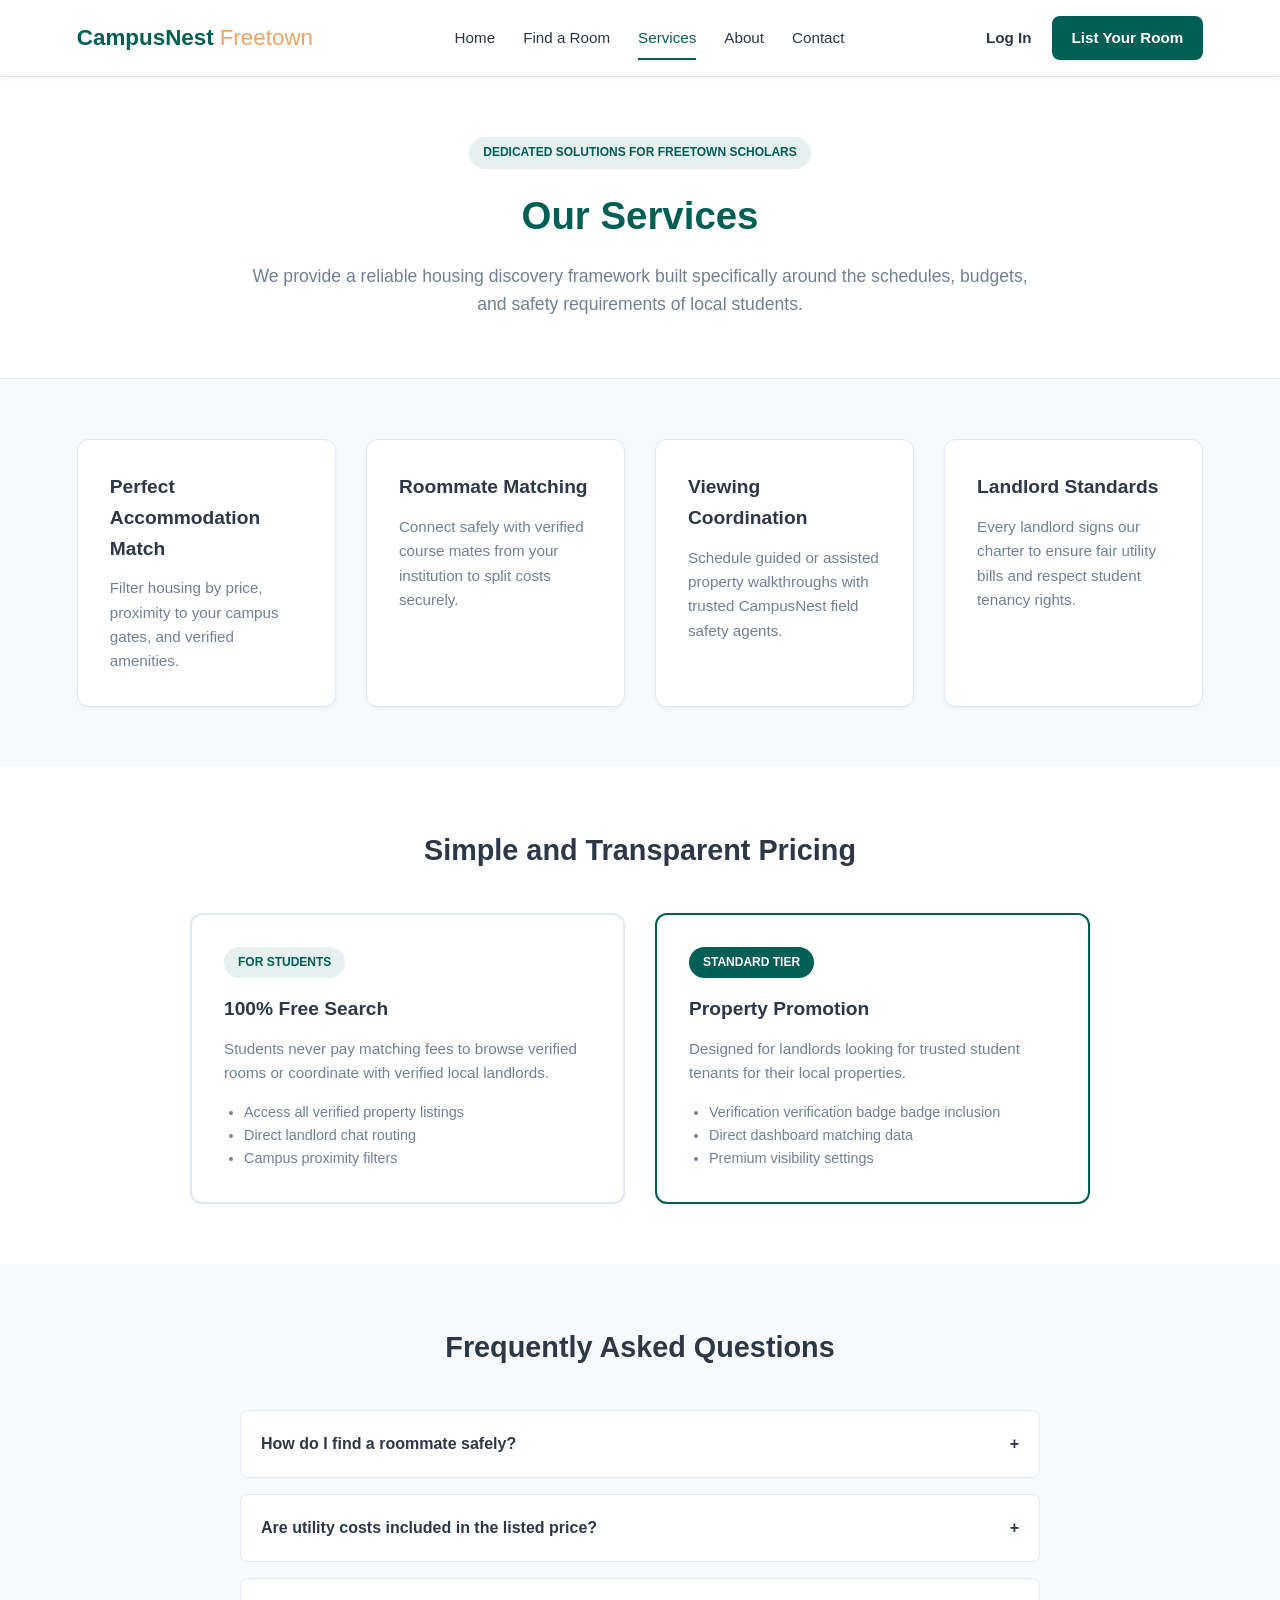
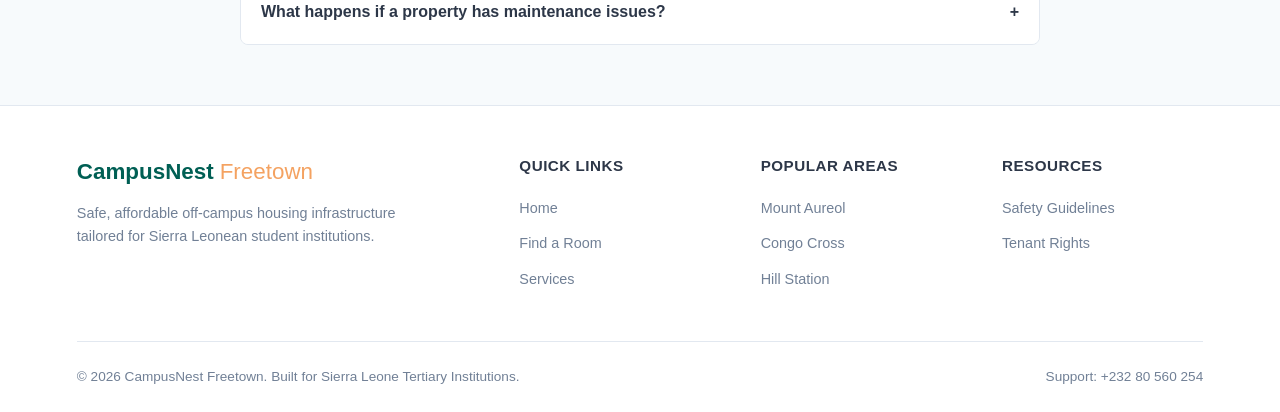
<file: services.html>
<!DOCTYPE html>
<html lang="en">
<head>
    <meta charset="UTF-8">
    <meta name="viewport" content="width=device-width, initial-scale=1.0">
    <title>Our Services | CampusNest Freetown</title>
    <link rel="stylesheet" href="style.css">
</head>
<body>

    <header class="main-header">
        <div class="logo">CampusNest <span>Freetown</span></div>
        <nav class="nav-links">
            <a href="index.html">Home</a>
            <a href="rooms.html">Find a Room</a>
            <a href="services.html" class="active">Services</a>
            <a href="about.html">About</a>
            <a href="contact.html">Contact</a>
        </nav>
        <div class="auth-block">
            <a href="#" class="btn-text">Log In</a>
            <a href="#" class="btn-teal">List Your Room</a>
        </div>
    </header>

    <main>
        <section class="page-intro">
            <span class="badge-pill">Dedicated Solutions for Freetown Scholars</span>
            <h1>Our Services</h1>
            <p>We provide a reliable housing discovery framework built specifically around the schedules, budgets, and safety requirements of local students.</p>
        </section>

        <section class="section-wrapper">
            <div class="cards-grid-3" style="grid-template-columns: repeat(4, 1fr);">
                <div class="feature-card">
                    <h3>Perfect Accommodation Match</h3>
                    <p>Filter housing by price, proximity to your campus gates, and verified amenities.</p>
                </div>
                <div class="feature-card">
                    <h3>Roommate Matching</h3>
                    <p>Connect safely with verified course mates from your institution to split costs securely.</p>
                </div>
                <div class="feature-card">
                    <h3>Viewing Coordination</h3>
                    <p>Schedule guided or assisted property walkthroughs with trusted CampusNest field safety agents.</p>
                </div>
                <div class="feature-card">
                    <h3>Landlord Standards</h3>
                    <p>Every landlord signs our charter to ensure fair utility bills and respect student tenancy rights.</p>
                </div>
            </div>
        </section>

        <section class="section-wrapper" style="background-color: var(--bg-white);">
            <h2 class="section-title">Simple and Transparent Pricing</h2>
            <div class="cards-grid-3" style="grid-template-columns: repeat(2, 1fr); max-width: 900px; margin: 0 auto;">
                <div class="feature-card" style="border: 2px solid var(--border-color);">
                    <span class="badge-pill">For Students</span>
                    <h3>100% Free Search</h3>
                    <p>Students never pay matching fees to browse verified rooms or coordinate with verified local landlords.</p>
                    <ul style="margin-top: 16px; padding-left: 20px; font-size: 0.9rem; color: var(--text-muted);">
                        <li>Access all verified property listings</li>
                        <li>Direct landlord chat routing</li>
                        <li>Campus proximity filters</li>
                    </ul>
                </div>
                <div class="feature-card" style="border: 2px solid var(--primary-teal);">
                    <span class="badge-pill" style="background: var(--primary-teal); color: #fff;">Standard Tier</span>
                    <h3>Property Promotion</h3>
                    <p>Designed for landlords looking for trusted student tenants for their local properties.</p>
                    <ul style="margin-top: 16px; padding-left: 20px; font-size: 0.9rem; color: var(--text-muted);">
                        <li>Verification verification badge badge inclusion</li>
                        <li>Direct dashboard matching data</li>
                        <li>Premium visibility settings</li>
                    </ul>
                </div>
            </div>
        </section>

        <section class="section-wrapper">
            <h2 class="section-title">Frequently Asked Questions</h2>
            <div class="faq-list">
                <div class="faq-item">
                    <div class="faq-question">How do I find a roommate safely? <span>+</span></div>
                </div>
                <div class="faq-item">
                    <div class="faq-question">Are utility costs included in the listed price? <span>+</span></div>
                </div>
                <div class="faq-item">
                    <div class="faq-question">What happens if a property has maintenance issues? <span>+</span></div>
                </div>
            </div>
        </section>
    </main>

    <footer class="main-footer">
        <div class="footer-grid">
            <div class="footer-brand">
                <div class="logo">CampusNest <span>Freetown</span></div>
                <p>Safe, affordable off-campus housing infrastructure tailored for Sierra Leonean student institutions.</p>
            </div>
            <div class="footer-col">
                <h4>Quick Links</h4>
                <ul>
                    <li><a href="index.html">Home</a></li>
                    <li><a href="rooms.html">Find a Room</a></li>
                    <li><a href="services.html">Services</a></li>
                </ul>
            </div>
            <div class="footer-col">
                <h4>Popular Areas</h4>
                <ul>
                    <li><a href="#">Mount Aureol</a></li>
                    <li><a href="#">Congo Cross</a></li>
                    <li><a href="#">Hill Station</a></li>
                </ul>
            </div>
            <div class="footer-col">
                <h4>Resources</h4>
                <ul>
                    <li><a href="#">Safety Guidelines</a></li>
                    <li><a href="#">Tenant Rights</a></li>
                </ul>
            </div>
        </div>
        <div class="footer-bottom">
            <p>&copy; 2026 CampusNest Freetown. Built for Sierra Leone Tertiary Institutions.</p>
            <p>Support: +232 80 560 254</p>
        </div>
    </footer>

</body>
</html>
</file>
<file: style.css>
/* ==========================================================================
   CAMPUSNEST FREETOWN BRAND DESIGN TOKENS & SYSTEM VARIABLES
   ========================================================================== */
:root {
    --primary-teal: #005F54;
    --primary-teal-light: #e6f0ee;
    --accent-gold: #F4A261;
    --text-main: #2D3748;
    --text-muted: #718096;
    --bg-base: #F7FAFC;
    --bg-white: #FFFFFF;
    --border-color: #E2E8F0;
    --radius-lg: 12px;
    --radius-md: 8px;
    --shadow-sm: 0 2px 4px rgba(0,0,0,0.04);
    --shadow-md: 0 4px 12px rgba(0,0,0,0.06);
    --transition-smooth: all 0.3s ease;
}

/* Global Document Normalization */
* {
    box-sizing: border-box;
    margin: 0;
    padding: 0;
    font-family: -apple-system, BlinkMacSystemFont, "Segoe UI", Roboto, Helvetica, Arial, sans-serif;
}

body {
    background-color: var(--bg-base);
    color: var(--text-main);
    line-height: 1.6;
    overflow-x: hidden;
}

a {
    color: inherit;
    text-decoration: none;
    transition: var(--transition-smooth);
}

/* ==========================================================================
   GLOBAL APP LAYOUT NAVIGATION & COMPONENTS (HEADER & FOOTER)
   ========================================================================== */
.main-header {
    display: flex;
    justify-content: space-between;
    align-items: center;
    padding: 16px 6%;
    background-color: var(--bg-white);
    border-bottom: 1px solid var(--border-color);
    position: sticky;
    top: 0;
    z-index: 1000;
    box-shadow: var(--shadow-sm);
}

.logo {
    font-size: 1.4rem;
    font-weight: 800;
    color: var(--primary-teal);
    display: flex;
    align-items: center;
    gap: 6px;
}

.logo span {
    color: var(--accent-gold);
    font-weight: 500;
}

.nav-links {
    display: flex;
    gap: 28px;
}

.nav-links a {
    font-size: 0.95rem;
    font-weight: 500;
    color: var(--text-main);
    padding: 6px 0;
    position: relative;
}

.nav-links a:hover, .nav-links a.active {
    color: var(--primary-teal);
}

.nav-links a.active::after {
    content: '';
    position: absolute;
    bottom: -4px;
    left: 0;
    width: 100%;
    height: 2px;
    background-color: var(--primary-teal);
}

.auth-block {
    display: flex;
    align-items: center;
    gap: 20px;
}

.btn-text {
    font-weight: 600;
    font-size: 0.95rem;
}

.btn-teal {
    background-color: var(--primary-teal);
    color: var(--bg-white) !important;
    padding: 10px 20px;
    border-radius: var(--radius-md);
    font-weight: 600;
    font-size: 0.95rem;
    border: none;
    cursor: pointer;
    box-shadow: var(--shadow-sm);
}

.btn-teal:hover {
    background-color: #004d44;
}

.btn-gold {
    background-color: var(--accent-gold);
    color: var(--bg-white) !important;
    padding: 12px 24px;
    border-radius: var(--radius-md);
    font-weight: 600;
    font-size: 1rem;
    border: none;
    cursor: pointer;
}

/* Call To Action Global Banners */
.cta-banner {
    background-color: var(--primary-teal);
    color: var(--bg-white);
    padding: 48px 6%;
    border-radius: var(--radius-lg);
    margin: 40px 6%;
    display: flex;
    justify-content: space-between;
    align-items: center;
    gap: 24px;
}

.cta-banner h2 { font-size: 1.8rem; margin-bottom: 8px; }
.cta-banner p { color: #b3d1cd; }
.cta-actions { display: flex; gap: 16px; }

.btn-outline {
    border: 1px solid var(--bg-white);
    color: var(--bg-white);
    padding: 12px 24px;
    border-radius: var(--radius-md);
    font-weight: 600;
}

/* Global Footer Layout */
.main-footer {
    background-color: var(--bg-white);
    border-top: 1px solid var(--border-color);
    padding: 48px 6% 24px 6%;
}

.footer-grid {
    display: grid;
    grid-template-columns: 2fr repeat(3, 1fr);
    gap: 40px;
    margin-bottom: 40px;
}

.footer-brand p {
    color: var(--text-muted);
    font-size: 0.9rem;
    margin-top: 12px;
    max-width: 320px;
}

.footer-col h4 {
    font-size: 0.95rem;
    text-transform: uppercase;
    letter-spacing: 0.5px;
    margin-bottom: 16px;
    color: var(--text-main);
}

.footer-col ul { list-style: none; }
.footer-col ul li { margin-bottom: 10px; }
.footer-col ul li a { color: var(--text-muted); font-size: 0.9rem; }
.footer-col ul li a:hover { color: var(--primary-teal); }

.footer-bottom {
    border-top: 1px solid var(--border-color);
    padding-top: 24px;
    display: flex;
    justify-content: space-between;
    align-items: center;
    color: var(--text-muted);
    font-size: 0.85rem;
}

/* ==========================================================================
   PAGE-SPECIFIC COMPONENT LAYOUTS
   ========================================================================== */

/* Page Headers & Hero Baselines */
.page-intro {
    text-align: center;
    padding: 60px 10%;
    background-color: var(--bg-white);
    border-bottom: 1px solid var(--border-color);
}
.badge-pill {
    background-color: var(--primary-teal-light);
    color: var(--primary-teal);
    padding: 6px 14px;
    border-radius: 50px;
    font-size: 0.75rem;
    font-weight: 700;
    text-transform: uppercase;
    display: inline-block;
    margin-bottom: 16px;
}
.page-intro h1 { font-size: 2.4rem; color: var(--primary-teal); margin-bottom: 16px; }
.page-intro p { color: var(--text-muted); font-size: 1.1rem; max-width: 800px; margin: 0 auto; }

/* Grid Structures */
.section-wrapper { padding: 60px 6%; }
.section-title { text-align: center; margin-bottom: 40px; font-size: 1.8rem; }

/* Metric Strips (About Page) */
.metrics-strip {
    display: grid;
    grid-template-columns: repeat(4, 1fr);
    gap: 20px;
    margin-top: -30px;
    padding: 0 6%;
}
.metric-card {
    background: var(--bg-white);
    padding: 24px;
    text-align: center;
    border-radius: var(--radius-md);
    box-shadow: var(--shadow-sm);
    border: 1px solid var(--border-color);
}
.metric-card h3 { font-size: 2.2rem; color: var(--primary-teal); }
.metric-card p { color: var(--text-muted); font-size: 0.85rem; text-transform: uppercase; }

/* Content Split Sections (Side by Side Features) */
.split-content {
    display: grid;
    grid-template-columns: 1fr 1fr;
    gap: 60px;
    align-items: center;
}
.content-block h2 { font-size: 2rem; color: var(--primary-teal); margin-bottom: 16px; }
.institution-tags { display: flex; flex-wrap: wrap; gap: 8px; margin-top: 16px; }
.tag { background: #edf2f7; padding: 4px 12px; border-radius: 4px; font-size: 0.8rem; font-weight: 600; }

/* 3-Step Verification Cards & Safety Tips Layouts */
.cards-grid-3 {
    display: grid;
    grid-template-columns: repeat(3, 1fr);
    gap: 30px;
}
.feature-card {
    background: var(--bg-white);
    padding: 32px;
    border-radius: var(--radius-lg);
    box-shadow: var(--shadow-sm);
    border: 1px solid var(--border-color);
}
.card-num { font-size: 1.5rem; font-weight: 800; color: var(--accent-gold); margin-bottom: 12px; }
.feature-card h3 { margin-bottom: 12px; font-size: 1.2rem; }
.feature-card p { color: var(--text-muted); font-size: 0.95rem; }

/* Listings Architecture (Find a Room Page) */
.search-filter-widget {
    background: var(--bg-white);
    padding: 24px;
    border-radius: var(--radius-lg);
    box-shadow: var(--shadow-md);
    display: grid;
    grid-template-columns: repeat(3, 1fr) auto;
    gap: 16px;
    margin-top: -40px;
    position: relative;
    z-index: 10;
}
.filter-group { display: flex; flex-direction: column; }
.filter-group label { font-size: 0.8rem; font-weight: 700; text-transform: uppercase; margin-bottom: 6px; }
.filter-group select, .filter-group input {
    padding: 10px; border: 1px solid var(--border-color); border-radius: var(--radius-md); font-size: 0.95rem;
}
.room-listings-grid {
    display: grid;
    grid-template-columns: repeat(3, 1fr);
    gap: 30px;
    margin-top: 40px;
}
.room-card {
    background: var(--bg-white);
    border-radius: var(--radius-lg);
    overflow: hidden;
    box-shadow: var(--shadow-sm);
    border: 1px solid var(--border-color);
}
.room-img-placeholder { background: #cbd5e0; height: 200px; display: flex; align-items: center; justify-content: center; color: #718096; }
.room-info { padding: 20px; }
.room-price { font-size: 1.3rem; font-weight: 700; color: var(--primary-teal); margin-bottom: 6px; }
.room-meta { display: flex; justify-content: space-between; font-size: 0.85rem; color: var(--text-muted); margin-top: 12px; border-top: 1px solid var(--border-color); padding-top: 12px; }

/* Contact Interface & Layout Blocks */
.contact-split {
    display: grid;
    grid-template-columns: 1.5fr 1fr;
    gap: 40px;
}
.form-card { background: var(--bg-white); padding: 40px; border-radius: var(--radius-lg); box-shadow: var(--shadow-sm); }
.form-group { margin-bottom: 20px; }
.form-row { display: grid; grid-template-columns: 1fr 1fr; gap: 20px; }
.form-group label { display: block; font-size: 0.9rem; font-weight: 600; margin-bottom: 6px; }
.form-group input, .form-group select, .form-group textarea {
    width: 100%; padding: 12px; border: 1px solid var(--border-color); border-radius: var(--radius-md); font-size: 1rem;
}
.info-sidebar { display: flex; flex-direction: column; gap: 20px; }
.sidebar-card { background: var(--bg-white); padding: 24px; border-radius: var(--radius-lg); border: 1px solid var(--border-color); }
.map-placeholder { background: #e2e8f0; height: 350px; border-radius: var(--radius-lg); display: flex; align-items: center; justify-content: center; margin-top: 20px; border: 1px solid var(--border-color); }

/* FAQ Component Structuring */
.faq-list { max-width: 800px; margin: 0 auto; display: flex; flex-direction: column; gap: 16px; }
.faq-item { background: var(--bg-white); border-radius: var(--radius-md); border: 1px solid var(--border-color); overflow: hidden; }
.faq-question { padding: 20px; font-weight: 600; display: flex; justify-content: space-between; cursor: pointer; background: var(--bg-white); }

/* CampusNest Interactive University Map */

#campus-map {
    width: 100%;
    height: 500px;
    border-radius: 14px;
    border: 1px solid #dbe5e3;
    overflow: hidden;
    z-index: 1;
    background-color: #e8efed;
}

#campus-map .leaflet-popup-content {
    line-height: 1.6;
    font-size: 14px;
}

#campus-map .leaflet-popup-content a {
    color: #087f78;
    font-weight: 600;
    text-decoration: none;
}

#campus-map .leaflet-popup-content a:hover {
    text-decoration: underline;
}

@media (max-width: 768px) {
    #campus-map {
        height: 380px;
    }
}
/* CampusNest University Map */

.university-map {
width: 100%;
overflow: hidden;
border-radius: 14px;
border: 1px solid #dbe5e3;
background: #f1f5f4;
}

.university-map iframe {
display: block;
width: 100%;
height: 500px;
border: 0;
}

@media (max-width: 768px) {
.university-map iframe {
height: 380px;
}
}
</file>
